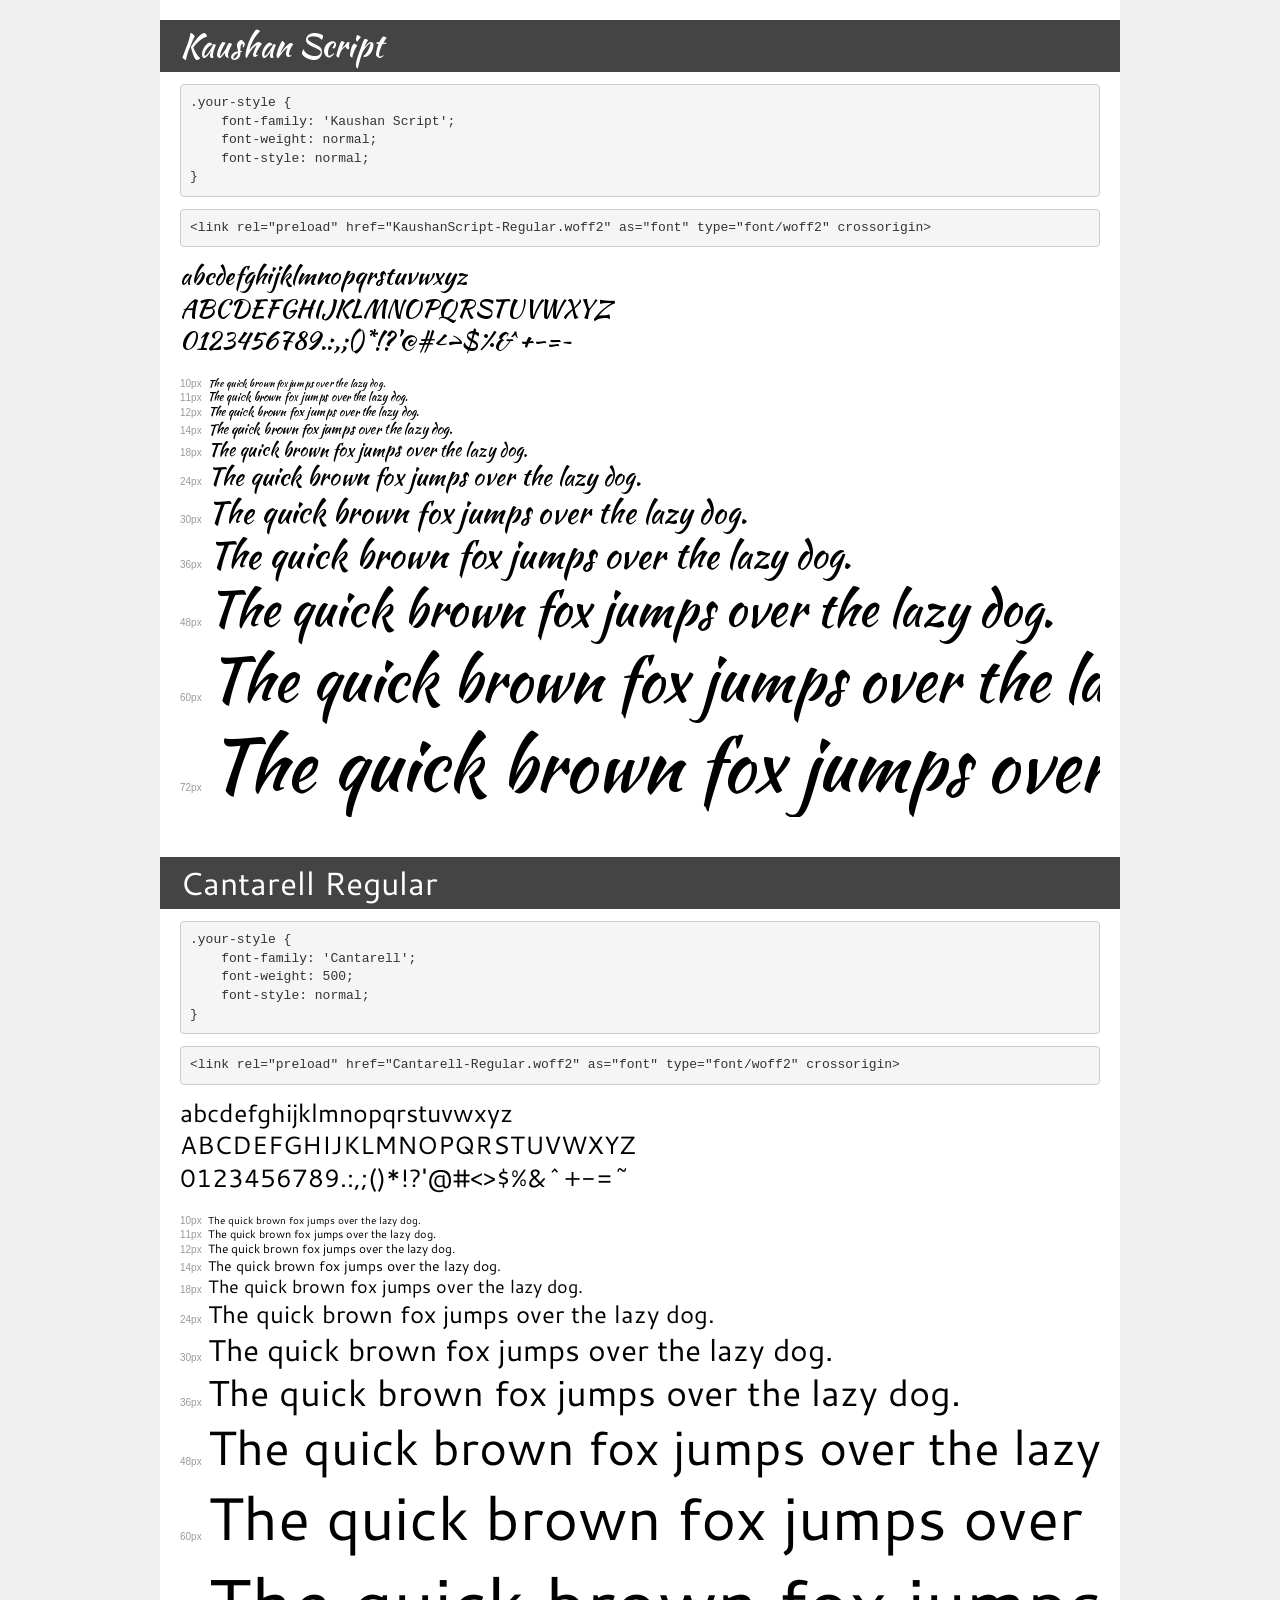
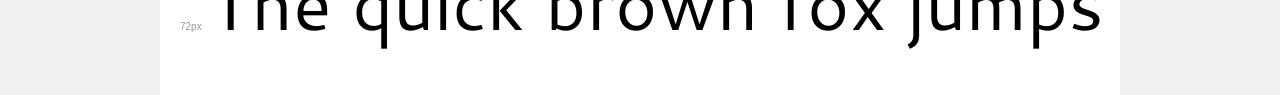
<file: font/demo.html>
<!DOCTYPE html>
<html lang="en">
<head>
    <meta charset="utf-8">
    <meta http-equiv="X-UA-Compatible" content="IE=edge">
    <meta name="viewport" content="width=device-width, initial-scale=1">
    <meta name="robots" content="noindex, noarchive">
    <meta name="format-detection" content="telephone=no">
    <title>Transfonter demo</title>
    <link href="stylesheet.css" rel="stylesheet">
    <style>
        /*
        http://meyerweb.com/eric/tools/css/reset/
        v2.0 | 20110126
        License: none (public domain)
        */
        html, body, div, span, applet, object, iframe,
        h1, h2, h3, h4, h5, h6, p, blockquote, pre,
        a, abbr, acronym, address, big, cite, code,
        del, dfn, em, img, ins, kbd, q, s, samp,
        small, strike, strong, sub, sup, tt, var,
        b, u, i, center,
        dl, dt, dd, ol, ul, li,
        fieldset, form, label, legend,
        table, caption, tbody, tfoot, thead, tr, th, td,
        article, aside, canvas, details, embed,
        figure, figcaption, footer, header, hgroup,
        menu, nav, output, ruby, section, summary,
        time, mark, audio, video {
            margin: 0;
            padding: 0;
            border: 0;
            font-size: 100%;
            font: inherit;
            vertical-align: baseline;
        }
        /* HTML5 display-role reset for older browsers */
        article, aside, details, figcaption, figure,
        footer, header, hgroup, menu, nav, section {
            display: block;
        }
        body {
            line-height: 1;
        }
        ol, ul {
            list-style: none;
        }
        blockquote, q {
            quotes: none;
        }
        blockquote:before, blockquote:after,
        q:before, q:after {
            content: '';
            content: none;
        }
        table {
            border-collapse: collapse;
            border-spacing: 0;
        }
        /* demo styles */
        body {
            background: #f0f0f0;
            color: #000;
        }
        .page {
            background: #fff;
            width: 920px;
            margin: 0 auto;
            padding: 20px 20px 0 20px;
            overflow: hidden;
        }
        .font-container {
            overflow-x: auto;
            overflow-y: hidden;
            margin-bottom: 40px;
            line-height: 1.3;
            white-space: nowrap;
            padding-bottom: 5px;
        }
        h1 {
            position: relative;
            background: #444;
            font-size: 32px;
            color: #fff;
            padding: 10px 20px;
            margin: 0 -20px 12px -20px;
        }
        .letters {
            font-size: 25px;
            margin-bottom: 20px;
        }
        .s10:before {
            content: '10px';
        }
        .s11:before {
            content: '11px';
        }
        .s12:before {
            content: '12px';
        }
        .s14:before {
            content: '14px';
        }
        .s18:before {
            content: '18px';
        }
        .s24:before {
            content: '24px';
        }
        .s30:before {
            content: '30px';
        }
        .s36:before {
            content: '36px';
        }
        .s48:before {
            content: '48px';
        }
        .s60:before {
            content: '60px';
        }
        .s72:before {
            content: '72px';
        }
        .s10:before, .s11:before, .s12:before, .s14:before,
        .s18:before, .s24:before, .s30:before, .s36:before,
        .s48:before, .s60:before, .s72:before {
            font-family: Arial, sans-serif;
            font-size: 10px;
            font-weight: normal;
            font-style: normal;
            color: #999;
            padding-right: 6px;
        }
        pre {
            display: block;
            padding: 9px;
            margin: 0 0 12px;
            font-family: Monaco, Menlo, Consolas, "Courier New", monospace;
            font-size: 13px;
            line-height: 1.428571429;
            color: #333;
            font-weight: normal;
            font-style: normal;
            background-color: #f5f5f5;
            border: 1px solid #ccc;
            overflow-x: auto;
            border-radius: 4px;
        }
        /* responsive */
        @media (max-width: 959px) {
            .page {
                width: auto;
                margin: 0;
            }
        }
    </style>
</head>
<body>
<div class="page">
    <div class="demo">
        <h1 style="font-family: 'Kaushan Script'; font-weight: normal; font-style: normal;">Kaushan Script</h1>
        <pre title="Usage">.your-style {
    font-family: 'Kaushan Script';
    font-weight: normal;
    font-style: normal;
}</pre>
        <pre title="Preload (optional)">
&lt;link rel=&quot;preload&quot; href=&quot;KaushanScript-Regular.woff2&quot; as=&quot;font&quot; type=&quot;font/woff2&quot; crossorigin&gt;</pre>
        <div class="font-container" style="font-family: 'Kaushan Script'; font-weight: normal; font-style: normal;">
            <p class="letters">
                abcdefghijklmnopqrstuvwxyz<br>
ABCDEFGHIJKLMNOPQRSTUVWXYZ<br>
                0123456789.:,;()*!?'@#&lt;&gt;$%&^+-=~
            </p>
            <p class="s10" style="font-size: 10px;">The quick brown fox jumps over the lazy dog.</p>
            <p class="s11" style="font-size: 11px;">The quick brown fox jumps over the lazy dog.</p>
            <p class="s12" style="font-size: 12px;">The quick brown fox jumps over the lazy dog.</p>
            <p class="s14" style="font-size: 14px;">The quick brown fox jumps over the lazy dog.</p>
            <p class="s18" style="font-size: 18px;">The quick brown fox jumps over the lazy dog.</p>
            <p class="s24" style="font-size: 24px;">The quick brown fox jumps over the lazy dog.</p>
            <p class="s30" style="font-size: 30px;">The quick brown fox jumps over the lazy dog.</p>
            <p class="s36" style="font-size: 36px;">The quick brown fox jumps over the lazy dog.</p>
            <p class="s48" style="font-size: 48px;">The quick brown fox jumps over the lazy dog.</p>
            <p class="s60" style="font-size: 60px;">The quick brown fox jumps over the lazy dog.</p>
            <p class="s72" style="font-size: 72px;">The quick brown fox jumps over the lazy dog.</p>
        </div>
    </div>

    <div class="demo">
        <h1 style="font-family: 'Cantarell'; font-weight: 500; font-style: normal;">Cantarell Regular</h1>
        <pre title="Usage">.your-style {
    font-family: 'Cantarell';
    font-weight: 500;
    font-style: normal;
}</pre>
        <pre title="Preload (optional)">
&lt;link rel=&quot;preload&quot; href=&quot;Cantarell-Regular.woff2&quot; as=&quot;font&quot; type=&quot;font/woff2&quot; crossorigin&gt;</pre>
        <div class="font-container" style="font-family: 'Cantarell'; font-weight: 500; font-style: normal;">
            <p class="letters">
                abcdefghijklmnopqrstuvwxyz<br>
ABCDEFGHIJKLMNOPQRSTUVWXYZ<br>
                0123456789.:,;()*!?'@#&lt;&gt;$%&^+-=~
            </p>
            <p class="s10" style="font-size: 10px;">The quick brown fox jumps over the lazy dog.</p>
            <p class="s11" style="font-size: 11px;">The quick brown fox jumps over the lazy dog.</p>
            <p class="s12" style="font-size: 12px;">The quick brown fox jumps over the lazy dog.</p>
            <p class="s14" style="font-size: 14px;">The quick brown fox jumps over the lazy dog.</p>
            <p class="s18" style="font-size: 18px;">The quick brown fox jumps over the lazy dog.</p>
            <p class="s24" style="font-size: 24px;">The quick brown fox jumps over the lazy dog.</p>
            <p class="s30" style="font-size: 30px;">The quick brown fox jumps over the lazy dog.</p>
            <p class="s36" style="font-size: 36px;">The quick brown fox jumps over the lazy dog.</p>
            <p class="s48" style="font-size: 48px;">The quick brown fox jumps over the lazy dog.</p>
            <p class="s60" style="font-size: 60px;">The quick brown fox jumps over the lazy dog.</p>
            <p class="s72" style="font-size: 72px;">The quick brown fox jumps over the lazy dog.</p>
        </div>
    </div>

</div>
</body>
</html>
</file>
<file: font/stylesheet.css>
@font-face {
    font-family: 'Kaushan Script';
    src: url('KaushanScript-Regular.woff2') format('woff2'),
        url('KaushanScript-Regular.woff') format('woff');
    font-weight: normal;
    font-style: normal;
    font-display: swap;
}

@font-face {
    font-family: 'Cantarell';
    src: url('Cantarell-Regular.woff2') format('woff2'),
        url('Cantarell-Regular.woff') format('woff');
    font-weight: 500;
    font-style: normal;
    font-display: swap;
}
</file>
